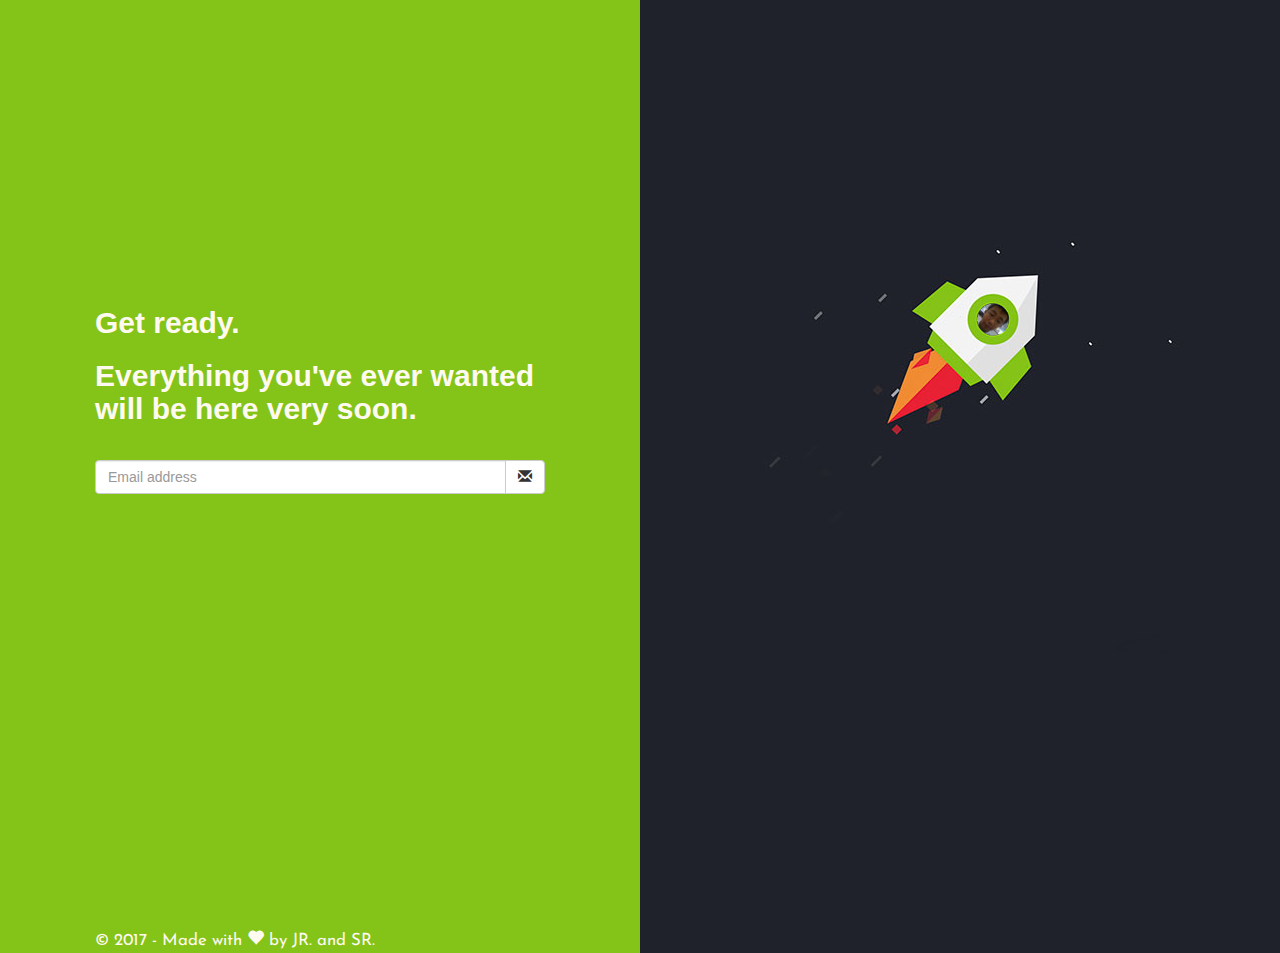
<file: index.html>
<!DOCTYPE html>
<html>

<head>
    <meta charset="UTF-8">
    <title>Please Standby.</title>


    <link rel='stylesheet prefetch' href='https://cdnjs.cloudflare.com/ajax/libs/twitter-bootstrap/3.3.7/css/bootstrap.min.css'>

    <link rel="stylesheet" href="css/comingsoonstyle.css">
    
    <link href="https://fonts.googleapis.com/css?family=Josefin+Sans|Open+Sans" rel="stylesheet">


</head>

<body>
    <div class="container">
        <div class="row">
            <div class="greenbg col-md-6 no-float">
                <div class="verticalcenter2">
                    <div class="padleftright">
                        <h2>Get ready.</h2>
                        <h2>Everything you've ever wanted will be here very soon.</h2>
                        <div class="padtop">
                        <div class="input-group">
                            <input type="text" class="form-control" placeholder="Email address">
                                <span class="input-group-btn">
                                    <button class="btn btn-default" type="button"><span class="glyphicon glyphicon-envelope"></span></button>
                                </span>
                            </div><!-- /input-group -->
                        </div><!-- /padtop -->
                        
                        <!-- Display the countdown timer in an element -->
                        <h1 id="demo" class="padtop"></h1>
                            <script>
                            // Set the date we're counting down to
                            var countDownDate = new Date("Aug 18, 2017 18:30:00").getTime();

                            // Update the count down every 1 second
                            var x = setInterval(function() {

                              // Get todays date and time
                              var now = new Date().getTime();

                              // Find the distance between now an the count down date
                              var distance = countDownDate - now;

                              // Time calculations for days, hours, minutes and seconds
                              var days = Math.floor(distance / (1000 * 60 * 60 * 24));
                              var hours = Math.floor((distance % (1000 * 60 * 60 * 24)) / (1000 * 60 * 60));
                              var minutes = Math.floor((distance % (1000 * 60 * 60)) / (1000 * 60));
                              var seconds = Math.floor((distance % (1000 * 60)) / 1000);

                              // Display the result in the element with id="demo"
                              document.getElementById("demo").innerHTML = days + "d " + hours + "h "
                              + minutes + "m " + seconds + "s ";

                              // If the count down is finished, write some text 
                              if (distance < 0) {
                                clearInterval(x);
                                document.getElementById("demo").innerHTML = "EXPIRED";
                              }
                            }, 1000);
                            </script>
                        
                        <div class="footer">
                        © 2017 - Made with <span class="glyphicon glyphicon-heart"></span> by JR. and SR.
                        </div>
                    </div><!-- /padleftright -->
                </div>
            </div>
            <div class="blackbg col-md-6 no-float">
                <img src="img/launchingsoon3.png">
            </div>
        </div>
    </div>


</body>

</html>
</file>
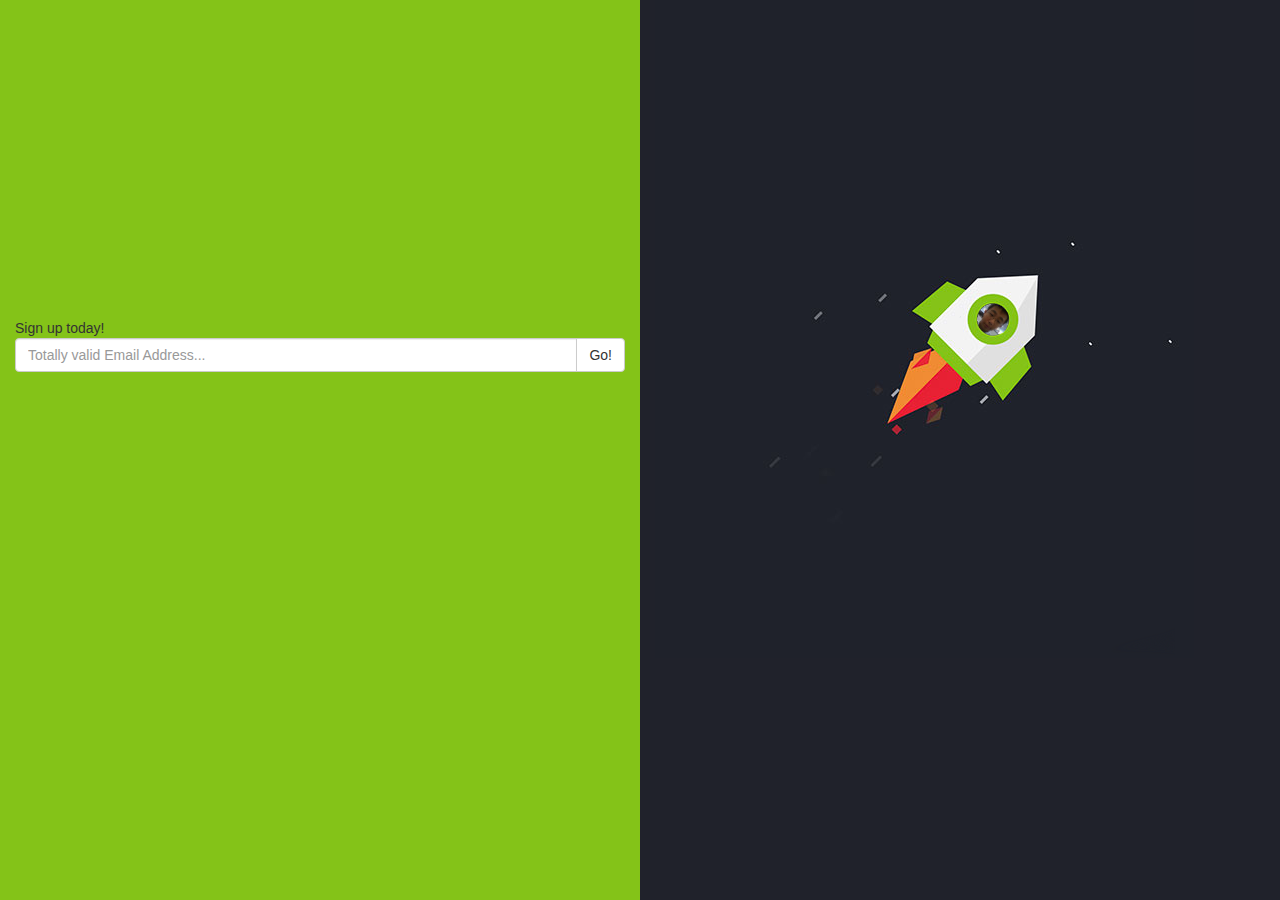
<file: comingsoon.html>
<!DOCTYPE html>
<html>

<head>
    <meta charset="UTF-8">
    <title>A Pen by Daniel David</title>


    <link rel='stylesheet prefetch' href='https://cdnjs.cloudflare.com/ajax/libs/twitter-bootstrap/3.3.7/css/bootstrap.min.css'>

    <link rel="stylesheet" href="css/comingsoonstyle.css">


</head>

<body>
    <div class="container">
        <div class="row">
            <div class="greenbg col-md-6 no-float">
                <div class="verticalcenter2">
                    Sign up today!
                    <div class="input-group">
                        <input type="text" class="form-control" placeholder="Totally valid Email Address...">
                        <span class="input-group-btn">
        <button class="btn btn-default" type="button">Go!</button>
      </span>
                    </div>
                    <!-- /input-group -->
                </div>
            </div>
            <div class="blackbg col-md-6 no-float">
                <img src="img/launchingsoon3.png">
            </div>
        </div>
    </div>


</body>

</html>
</file>
<file: css/comingsoonstyle.css>
html,body,.container
{
    height:100%;
}
.container
{
    display:table;
    width: 100%;
    margin-top: 0px;
    padding: 0 0 0 0; /*set left/right padding according to needs*/
    box-sizing: border-box;
}
header
{
    background: #20222B;
    height: 50px;
}

.row
{
    height: 100%;
    display: table-row;
}
@media (min-width: 992px) {
  .row .no-float {
      display: table-cell;
      float: none;
  }
}
.greenbg {   
    background: #84C318;
}
.blackbg {
    background: #20222B;  	
}

.verticalcenter {
    display: flex;
    align-items: center;
}

h1,
h2,
h3,
h4,
h5,
h6 {
    font-family: "Montserrat", "Helvetica Neue", Helvetica, Arial, sans-serif;
    font-weight: 700;
    color: floralwhite;
      
}

.padleftright{
    padding-left: 80px;
    padding-right: 80px;
}

.padtop{
    padding-top: 25px;
}
    
.footer{
    padding-top: 380px;
    align-content: center;
    color: floralwhite;
    /* font-family: 'Open Sans', sans-serif; */
    font-family: 'Josefin Sans', sans-serif;
    font-size: 120%;
</file>
